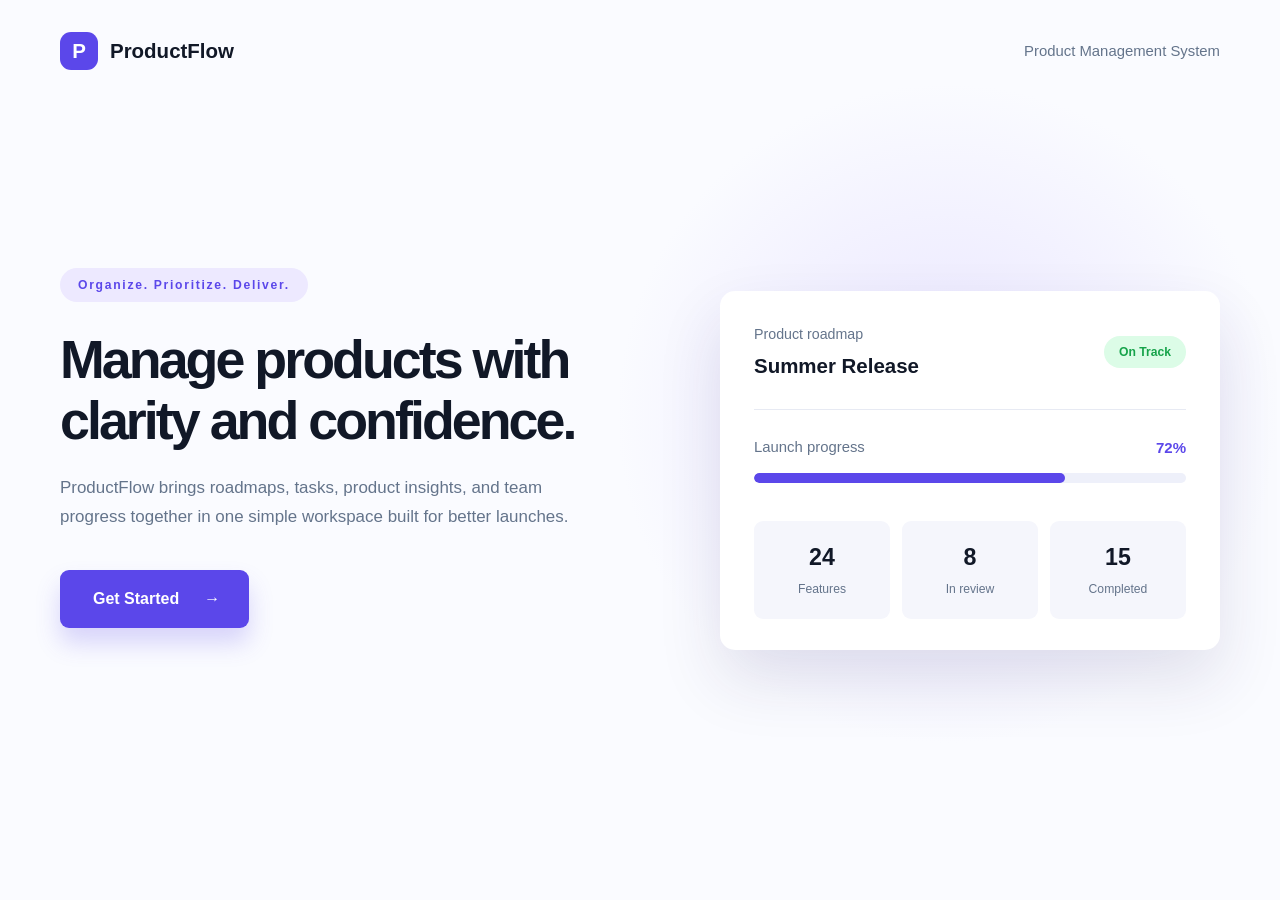
<file: html/index.html>
<!DOCTYPE html>
<html lang="en">
<head>
    <meta charset="UTF-8">
    <meta name="viewport" content="width=device-width, initial-scale=1.0">
    <meta name="description" content="ProductFlow product management system landing page">
    <title>ProductFlow | Product Management System</title>
    <link rel="stylesheet" href="../css/style.css">
</head>
<body>
    <header class="navbar">
        <a class="brand" href="#" aria-label="ProductFlow home">
            <span class="brand-mark">P</span>
            ProductFlow
        </a>
        <span class="nav-label">Product Management System</span>
    </header>

    <main class="hero">
        <section class="hero-content" aria-labelledby="product-title">
            <p class="eyebrow">Organize. Prioritize. Deliver.</p>
            <h1 id="product-title">Manage products with clarity and confidence.</h1>
            <p class="description">
                ProductFlow brings roadmaps, tasks, product insights, and team
                progress together in one simple workspace built for better launches.
            </p>
            <button class="cta-button" id="getStartedButton" type="button">
                Get Started
                <span aria-hidden="true">&rarr;</span>
            </button>
            <p class="button-message" id="buttonMessage" aria-live="polite"></p>
        </section>

        <section class="dashboard-card" aria-label="Product progress preview">
            <div class="card-heading">
                <div>
                    <p class="small-label">Product roadmap</p>
                    <h2>Summer Release</h2>
                </div>
                <span class="status">On Track</span>
            </div>

            <div class="progress-label">
                <span>Launch progress</span>
                <strong>72%</strong>
            </div>
            <div class="progress-bar" aria-hidden="true">
                <span></span>
            </div>

            <div class="metrics">
                <div class="metric">
                    <strong>24</strong>
                    <span>Features</span>
                </div>
                <div class="metric">
                    <strong>8</strong>
                    <span>In review</span>
                </div>
                <div class="metric">
                    <strong>15</strong>
                    <span>Completed</span>
                </div>
            </div>
        </section>
    </main>
    
     
    <script src="../js/script.js"></script>
</body>
</html>
</file>
<file: css/style.css>
:root {
    --primary: #5b47ea;
    --primary-dark: #4230c9;
    --primary-soft: #ede9ff;
    --ink: #111827;
    --muted: #64748b;
    --surface: #ffffff;
    --line: #e7eaf3;
    --success: #16a34a;
    --shadow: 0 30px 65px rgba(40, 34, 96, 0.12);
}

* {
    box-sizing: border-box;
    margin: 0;
    padding: 0;
}

body {
    min-height: 100vh;
    font-family: Arial, Helvetica, sans-serif;
    color: var(--ink);
    background:
        radial-gradient(circle at 74% 46%, #e8e4ff 0%, transparent 31%),
        #fafbff;
}

.navbar {
    width: min(1160px, calc(100% - 48px));
    margin: 0 auto;
    padding: 32px 0;
    display: flex;
    align-items: center;
    justify-content: space-between;
}

.brand {
    display: flex;
    align-items: center;
    gap: 12px;
    font-size: 1.28rem;
    font-weight: 700;
    color: var(--ink);
    text-decoration: none;
}

.brand-mark {
    width: 38px;
    height: 38px;
    border-radius: 11px;
    display: grid;
    place-items: center;
    color: var(--surface);
    background: var(--primary);
}

.nav-label {
    color: var(--muted);
    font-size: 0.93rem;
}

.hero {
    width: min(1160px, calc(100% - 48px));
    min-height: calc(100vh - 102px);
    margin: 0 auto;
    display: grid;
    grid-template-columns: 1fr 500px;
    gap: 78px;
    align-items: center;
    padding: 30px 0 92px;
}

.eyebrow {
    display: inline-flex;
    padding: 10px 18px;
    border-radius: 999px;
    margin-bottom: 27px;
    color: var(--primary);
    background: var(--primary-soft);
    font-size: 0.76rem;
    font-weight: 700;
    letter-spacing: 0.14em;
}

h1 {
    max-width: 580px;
    font-size: clamp(2.65rem, 4.2vw, 3.65rem);
    line-height: 1.13;
    letter-spacing: -0.055em;
    margin-bottom: 22px;
}

.description {
    max-width: 515px;
    font-size: 1.06rem;
    line-height: 1.75;
    color: var(--muted);
    margin-bottom: 38px;
}

.cta-button {
    display: inline-flex;
    gap: 25px;
    align-items: center;
    border: 0;
    border-radius: 9px;
    padding: 20px 29px 20px 33px;
    color: var(--surface);
    background: var(--primary);
    font-size: 1rem;
    font-weight: 600;
    cursor: pointer;
    box-shadow: 0 15px 25px rgba(91, 71, 234, 0.22);
    transition: transform 0.2s ease, background-color 0.2s ease;
}

.cta-button:hover {
    background: var(--primary-dark);
    transform: translateY(-2px);
}

.cta-button:focus-visible {
    outline: 3px solid #c7beff;
    outline-offset: 3px;
}

.button-message {
    min-height: 25px;
    margin-top: 19px;
    color: var(--primary-dark);
    font-size: 0.95rem;
    font-weight: 600;
}

.dashboard-card {
    padding: 35px 34px 31px;
    background: var(--surface);
    border-radius: 15px;
    box-shadow: var(--shadow);
}

.card-heading {
    display: flex;
    justify-content: space-between;
    align-items: center;
    padding-bottom: 31px;
    border-bottom: 1px solid var(--line);
}

.small-label {
    margin-bottom: 12px;
    color: var(--muted);
    font-size: 0.89rem;
}

h2 {
    font-size: 1.28rem;
}

.status {
    padding: 9px 15px;
    border-radius: 999px;
    color: var(--success);
    background: #dcfce7;
    font-size: 0.76rem;
    font-weight: 700;
}

.progress-label {
    display: flex;
    justify-content: space-between;
    align-items: center;
    margin: 29px 0 17px;
    color: var(--muted);
    font-size: 0.93rem;
}

.progress-label strong {
    color: var(--primary);
    font-size: 0.94rem;
}

.progress-bar {
    height: 10px;
    border-radius: 99px;
    overflow: hidden;
    background: #eef0fa;
    margin-bottom: 38px;
}

.progress-bar span {
    display: block;
    width: 72%;
    height: 100%;
    border-radius: inherit;
    background: var(--primary);
}

.metrics {
    display: grid;
    grid-template-columns: repeat(3, 1fr);
    gap: 12px;
}

.metric {
    min-height: 98px;
    display: flex;
    flex-direction: column;
    gap: 11px;
    justify-content: center;
    align-items: center;
    border-radius: 9px;
    background: #f5f6fc;
}

.metric strong {
    font-size: 1.45rem;
}

.metric span {
    color: var(--muted);
    font-size: 0.76rem;
}

@media (max-width: 920px) {
    .hero {
        grid-template-columns: 1fr;
        gap: 52px;
        padding-top: 48px;
    }

    .dashboard-card {
        max-width: 520px;
        width: 100%;
    }
}

@media (max-width: 540px) {
    .navbar {
        width: min(100% - 32px, 1160px);
        padding-top: 22px;
    }

    .nav-label {
        display: none;
    }

    .hero {
        width: min(100% - 32px, 1160px);
        padding-top: 33px;
    }

    .dashboard-card {
        padding: 27px 21px;
    }
}
</file>
